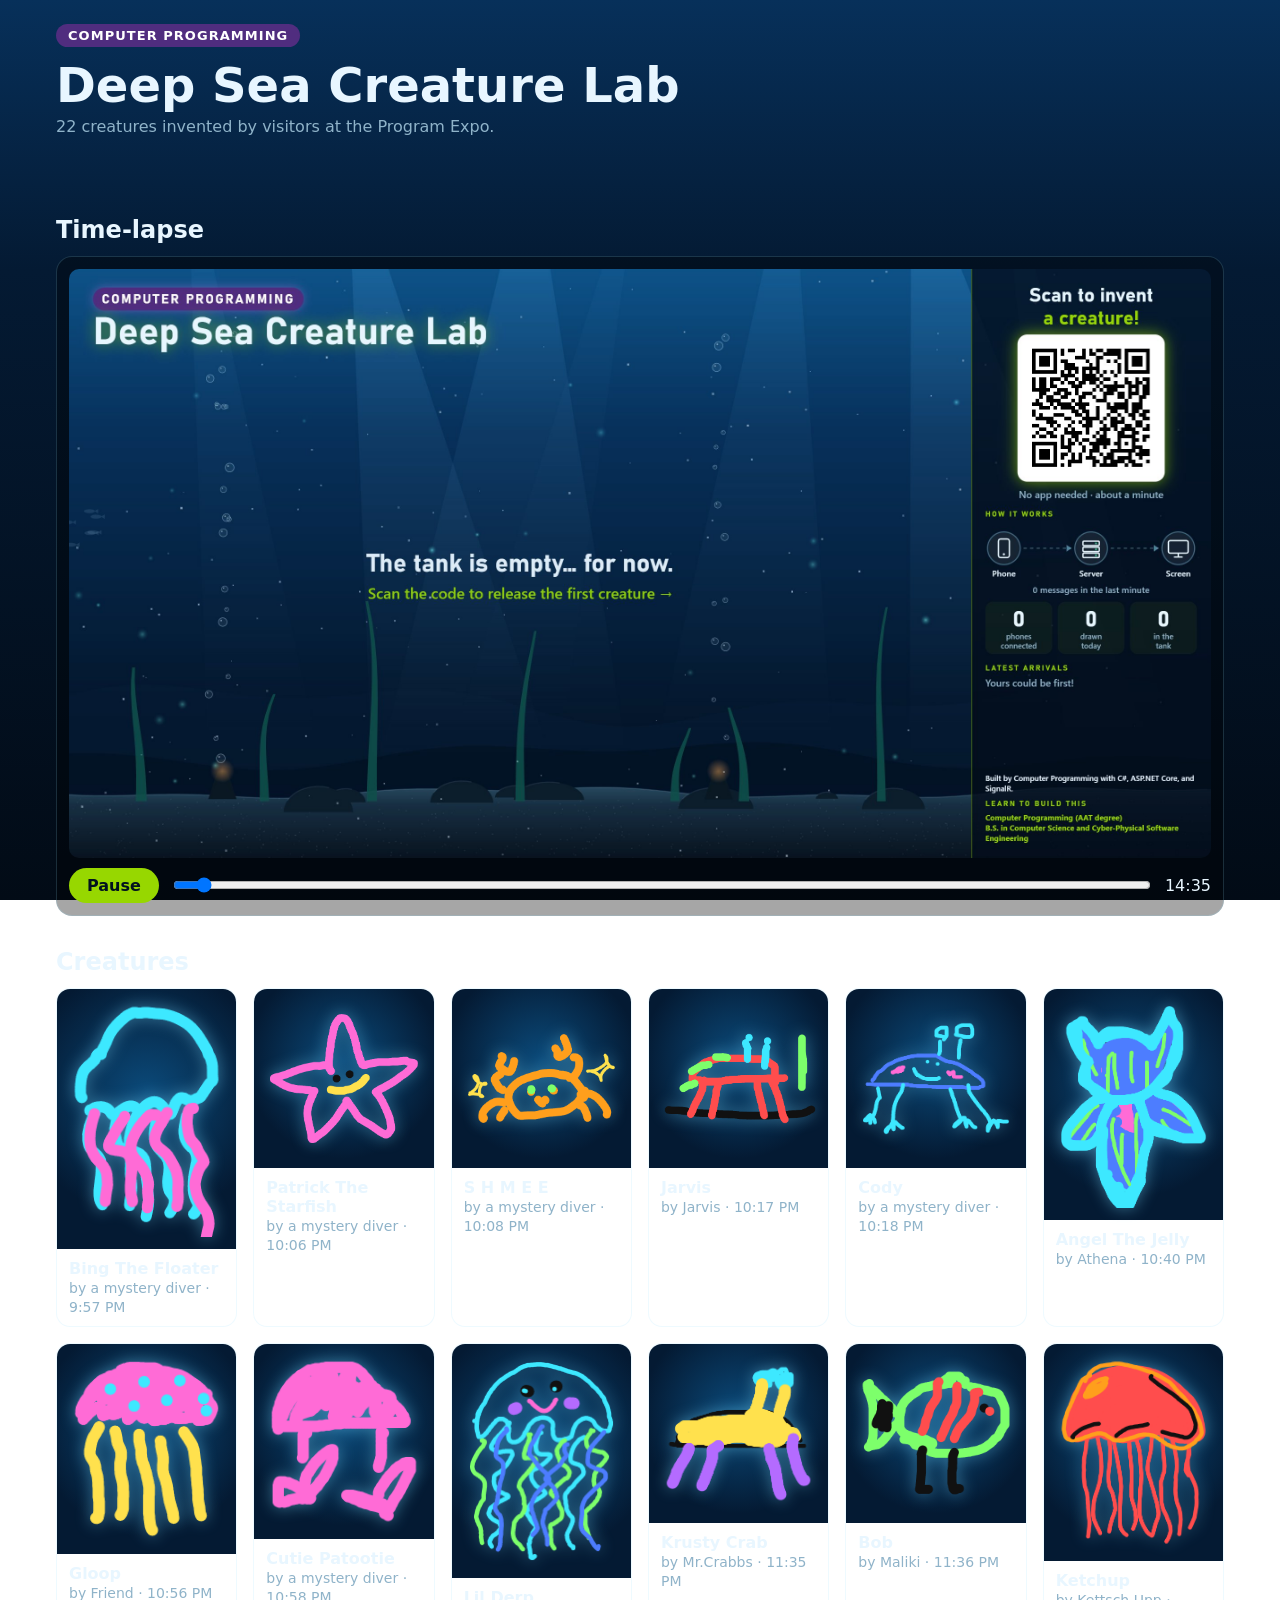
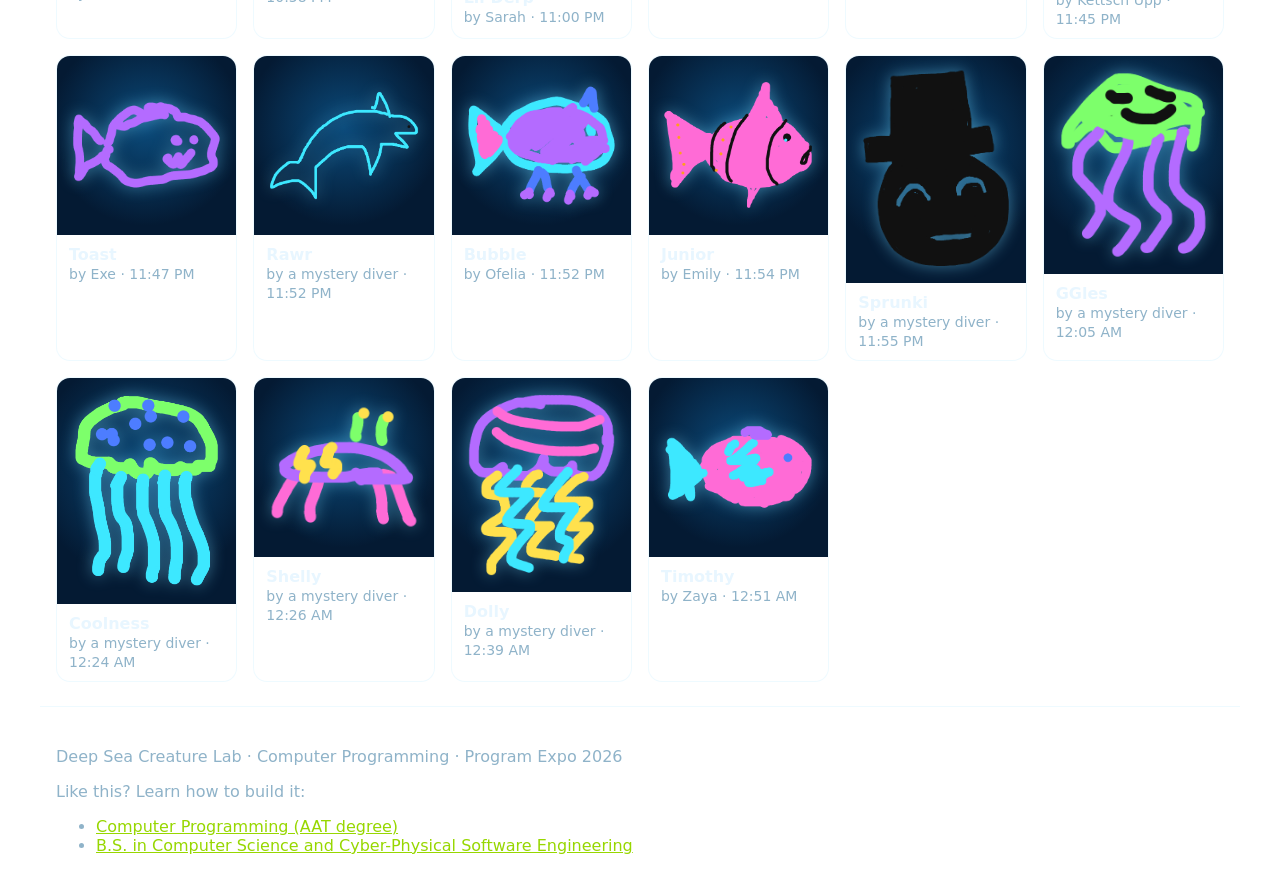
<file: docs/gallery/index.html>
<!doctype html>
<html lang="en">
<head>
<meta charset="utf-8">
<meta name="viewport" content="width=device-width, initial-scale=1">
<title>Deep Sea Creature Lab · Gallery</title>
<style>
  :root { --abyss:#020b16; --deep:#041a33; --glow:#97d700; --purple:#502d7f; --text:#e8f6ff; --muted:#8fb3c9; }
  * { box-sizing: border-box; }
  body { margin:0; font-family: system-ui, -apple-system, "Segoe UI", Roboto, sans-serif; color:var(--text);
         background: linear-gradient(#07305a, var(--deep) 30%, var(--abyss)); background-attachment: fixed; min-height:100vh; }
  header, main, footer { max-width: 1200px; margin: 0 auto; padding: 24px 16px; }
  .badge { display:inline-block; background:var(--purple); color:#fff; font-weight:700; letter-spacing:.08em;
           padding:4px 12px; border-radius:999px; font-size:13px; }
  h1 { font-size: clamp(28px, 5vw, 48px); margin: 10px 0 4px; }
  h2 { margin: 32px 0 12px; }
  .sub { color: var(--muted); margin: 0; }
  .player { background: rgba(0,0,0,.35); border:1px solid rgba(140,220,255,.18); border-radius: 16px; padding: 12px; }
  .player img { width:100%; display:block; border-radius: 10px; background:#000; }
  .controls { display:flex; gap:12px; align-items:center; margin-top:10px; flex-wrap: wrap; }
  .controls input[type=range] { flex:1; min-width: 160px; }
  button { font: inherit; background: var(--glow); color:#02121f; border:0; border-radius: 999px; padding: 8px 18px; font-weight:700; cursor:pointer; }
  .grid { display:grid; grid-template-columns: repeat(auto-fill, minmax(180px, 1fr)); gap: 16px; }
  figure { margin:0; background: rgba(255,255,255,.05); border:1px solid rgba(140,220,255,.15); border-radius: 14px; overflow:hidden; }
  figure .art { aspect-ratio: 1; display:grid; place-items:center; padding: 12px;
                background: radial-gradient(circle at 50% 40%, #0b4a7a, #041a33 70%); }
  figure img { max-width:100%; max-height:100%; filter: drop-shadow(0 0 8px rgba(120,220,255,.45)); }
  figcaption { padding: 10px 12px; }
  figcaption strong { display:block; overflow-wrap:anywhere; }
  figcaption span { color: var(--muted); font-size: 14px; }
  footer { color: var(--muted); border-top: 1px solid rgba(140,220,255,.15); }
  footer a { color: var(--glow); }
  .empty { color: var(--muted); }
</style>
</head>
<body>
<header>
  <span class="badge">COMPUTER PROGRAMMING</span>
  <h1>Deep Sea Creature Lab</h1>
  <p class="sub" id="summary"></p>
</header>
<main>
  <section id="timelapse" hidden>
    <h2>Time-lapse</h2>
    <div class="player">
      <img id="frame" alt="Snapshot of the tank">
      <div class="controls">
        <button id="play" type="button">Pause</button>
        <input id="scrub" type="range" min="0" value="0" aria-label="Snapshot">
        <span id="frame-label"></span>
      </div>
    </div>
  </section>
  <section>
    <h2>Creatures</h2>
    <div class="grid" id="grid"></div>
  </section>
</main>
<footer>
  <p>Deep Sea Creature Lab · Computer Programming · Program Expo 2026</p>
  <p>Like this? Learn how to build it:</p>
  <ul id="programs"></ul>
</footer>
<script id="data" type="application/json">{"creatures":[{"file":"creatures/20261028-145711-bing-the-floater-by-a-mystery-diver.png","creatureName":"Bing The Floater","artistName":null,"artistDisplay":"a mystery diver","habitat":"floater","createdAt":"2026-10-28T21:57:11.9561078+00:00","approvedAt":"2026-10-28T21:57:18.5809052+00:00"},{"file":"creatures/20261028-150627-patrick-the-starfish-by-a-mystery-diver.png","creatureName":"Patrick The Starfish","artistName":null,"artistDisplay":"a mystery diver","habitat":"swimmer","createdAt":"2026-10-28T22:06:27.2896882+00:00","approvedAt":"2026-10-28T22:06:36.4790858+00:00"},{"file":"creatures/20261028-150852-s-h-m-e-e-by-a-mystery-diver.png","creatureName":"S H M E E","artistName":null,"artistDisplay":"a mystery diver","habitat":"bottomCrawler","createdAt":"2026-10-28T22:08:52.6559817+00:00","approvedAt":"2026-10-28T22:08:57.5281392+00:00"},{"file":"creatures/20261028-151716-jarvis-by-jarvis.png","creatureName":"Jarvis","artistName":"Jarvis","artistDisplay":"Jarvis","habitat":"bottomCrawler","createdAt":"2026-10-28T22:17:16.1268185+00:00","approvedAt":"2026-10-28T22:17:56.7627703+00:00"},{"file":"creatures/20261028-151846-cody-by-a-mystery-diver.png","creatureName":"Cody","artistName":null,"artistDisplay":"a mystery diver","habitat":"bottomCrawler","createdAt":"2026-10-28T22:18:46.785394+00:00","approvedAt":"2026-10-28T22:18:51.3607951+00:00"},{"file":"creatures/20261028-154053-angel-the-jelly-by-athena.png","creatureName":"Angel The Jelly","artistName":"Athena","artistDisplay":"Athena","habitat":"floater","createdAt":"2026-10-28T22:40:53.0764889+00:00","approvedAt":"2026-10-28T22:40:56.2392011+00:00"},{"file":"creatures/20261028-155614-gloop-by-friend.png","creatureName":"Gloop","artistName":"Friend","artistDisplay":"Friend","habitat":"floater","createdAt":"2026-10-28T22:56:14.8147819+00:00","approvedAt":"2026-10-28T22:56:19.4693283+00:00"},{"file":"creatures/20261028-155804-cutie-patootie-by-a-mystery-diver.png","creatureName":"Cutie Patootie","artistName":null,"artistDisplay":"a mystery diver","habitat":"floater","createdAt":"2026-10-28T22:58:04.8323353+00:00","approvedAt":"2026-10-28T22:58:16.2499172+00:00"},{"file":"creatures/20261028-160053-lil-derp-by-sarah.png","creatureName":"Lil Derp","artistName":"Sarah","artistDisplay":"Sarah","habitat":"floater","createdAt":"2026-10-28T23:00:53.2381369+00:00","approvedAt":"2026-10-28T23:03:34.4246162+00:00"},{"file":"creatures/20261028-163510-krusty-crab-by-mr-crabbs.png","creatureName":"Krusty Crab","artistName":"Mr.Crabbs","artistDisplay":"Mr.Crabbs","habitat":"bottomCrawler","createdAt":"2026-10-28T23:35:10.0984757+00:00","approvedAt":"2026-10-28T23:35:10.0984768+00:00"},{"file":"creatures/20261028-163617-bob-by-maliki.png","creatureName":"Bob","artistName":"Maliki","artistDisplay":"Maliki","habitat":"swimmer","createdAt":"2026-10-28T23:36:17.0413572+00:00","approvedAt":"2026-10-28T23:36:17.0413584+00:00"},{"file":"creatures/20261028-164551-ketchup-by-kettsch-upp.png","creatureName":"Ketchup","artistName":"Kettsch Upp","artistDisplay":"Kettsch Upp","habitat":"floater","createdAt":"2026-10-28T23:45:51.0658215+00:00","approvedAt":"2026-10-28T23:45:51.0658224+00:00"},{"file":"creatures/20261028-164715-toast-by-exe.png","creatureName":"Toast","artistName":"Exe","artistDisplay":"Exe","habitat":"swimmer","createdAt":"2026-10-28T23:47:15.2487737+00:00","approvedAt":"2026-10-28T23:47:15.2487749+00:00"},{"file":"creatures/20261028-165218-rawr-by-a-mystery-diver.png","creatureName":"Rawr","artistName":null,"artistDisplay":"a mystery diver","habitat":"swimmer","createdAt":"2026-10-28T23:52:18.0523453+00:00","approvedAt":"2026-10-28T23:52:18.0523466+00:00"},{"file":"creatures/20261028-165235-bubble-by-ofelia.png","creatureName":"Bubble","artistName":"Ofelia","artistDisplay":"Ofelia","habitat":"swimmer","createdAt":"2026-10-28T23:52:35.2170364+00:00","approvedAt":"2026-10-28T23:52:35.2170377+00:00"},{"file":"creatures/20261028-165407-junior-by-emily.png","creatureName":"Junior","artistName":"Emily","artistDisplay":"Emily","habitat":"swimmer","createdAt":"2026-10-28T23:54:07.0378272+00:00","approvedAt":"2026-10-28T23:54:07.0378283+00:00"},{"file":"creatures/20261028-165518-sprunki-by-a-mystery-diver.png","creatureName":"Sprunki","artistName":null,"artistDisplay":"a mystery diver","habitat":"swimmer","createdAt":"2026-10-28T23:55:18.5804673+00:00","approvedAt":"2026-10-28T23:55:18.5804698+00:00"},{"file":"creatures/20261028-170533-ggles-by-a-mystery-diver.png","creatureName":"GGles","artistName":null,"artistDisplay":"a mystery diver","habitat":"floater","createdAt":"2026-10-29T00:05:33.8051135+00:00","approvedAt":"2026-10-29T00:05:33.8051147+00:00"},{"file":"creatures/20261028-172457-coolness-by-a-mystery-diver.png","creatureName":"Coolness","artistName":null,"artistDisplay":"a mystery diver","habitat":"floater","createdAt":"2026-10-29T00:24:57.4262344+00:00","approvedAt":"2026-10-29T00:24:57.4262355+00:00"},{"file":"creatures/20261028-172607-shelly-by-a-mystery-diver.png","creatureName":"Shelly","artistName":null,"artistDisplay":"a mystery diver","habitat":"bottomCrawler","createdAt":"2026-10-29T00:26:07.4485408+00:00","approvedAt":"2026-10-29T00:26:07.4485418+00:00"},{"file":"creatures/20261028-173933-dolly-by-a-mystery-diver.png","creatureName":"Dolly","artistName":null,"artistDisplay":"a mystery diver","habitat":"floater","createdAt":"2026-10-29T00:39:33.5492699+00:00","approvedAt":"2026-10-29T00:39:33.5492712+00:00"},{"file":"creatures/20261028-175131-timothy-by-zaya.png","creatureName":"Timothy","artistName":"Zaya","artistDisplay":"Zaya","habitat":"swimmer","createdAt":"2026-10-29T00:51:31.1556323+00:00","approvedAt":"2026-10-29T00:51:31.1556335+00:00"}],"snapshots":["snapshots/20261028-143014.jpg","snapshots/20261028-143514.jpg","snapshots/20261028-144014.jpg","snapshots/20261028-144514.jpg","snapshots/20261028-145014.jpg","snapshots/20261028-145515.jpg","snapshots/20261028-150014.jpg","snapshots/20261028-150514.jpg","snapshots/20261028-151014.jpg","snapshots/20261028-151514.jpg","snapshots/20261028-152014.jpg","snapshots/20261028-152514.jpg","snapshots/20261028-153014.jpg","snapshots/20261028-153514.jpg","snapshots/20261028-154014.jpg","snapshots/20261028-154514.jpg","snapshots/20261028-155014.jpg","snapshots/20261028-155514.jpg","snapshots/20261028-160014.jpg","snapshots/20261028-160514.jpg","snapshots/20261028-161014.jpg","snapshots/20261028-161514.jpg","snapshots/20261028-162014.jpg","snapshots/20261028-162514.jpg","snapshots/20261028-163014.jpg","snapshots/20261028-163514.jpg","snapshots/20261028-164014.jpg","snapshots/20261028-164514.jpg","snapshots/20261028-165014.jpg","snapshots/20261028-165514.jpg","snapshots/20261028-170014.jpg","snapshots/20261028-170514.jpg","snapshots/20261028-171014.jpg","snapshots/20261028-171514.jpg","snapshots/20261028-172014.jpg","snapshots/20261028-172514.jpg","snapshots/20261028-173014.jpg","snapshots/20261028-173514.jpg","snapshots/20261028-174014.jpg","snapshots/20261028-174514.jpg","snapshots/20261028-175014.jpg","snapshots/20261028-175514.jpg","snapshots/20261028-180014.jpg"],"programs":[{"label":"Computer Programming (AAT degree)","url":"https://www.cptc.edu/programs/computer-programming"},{"label":"B.S. in Computer Science and Cyber-Physical Software Engineering","url":"https://www.cptc.edu/programs/BSCompSci"}]}</script>
<script>
  const data = JSON.parse(document.getElementById("data").textContent);
  const fmt = new Intl.DateTimeFormat(undefined, { hour: "numeric", minute: "2-digit" });

  document.getElementById("summary").textContent =
    `${data.creatures.length} creatures invented by visitors at the Program Expo.`;

  const grid = document.getElementById("grid");
  if (data.creatures.length === 0) {
    grid.innerHTML = '<p class="empty">No creatures yet.</p>';
  }
  for (const c of data.creatures) {
    const fig = document.createElement("figure");
    const art = document.createElement("div");
    art.className = "art";
    const img = document.createElement("img");
    img.src = c.file;
    img.alt = c.creatureName;
    img.loading = "lazy";
    art.append(img);
    const cap = document.createElement("figcaption");
    const name = document.createElement("strong");
    name.textContent = c.creatureName;
    const by = document.createElement("span");
    by.textContent = `by ${c.artistDisplay} · ${fmt.format(new Date(c.createdAt))}`;
    cap.append(name, by);
    fig.append(art, cap);
    grid.append(fig);
  }

  const list = document.getElementById("programs");
  for (const p of data.programs) {
    if (!/^https?:\/\//i.test(p.url)) continue;
    const li = document.createElement("li");
    const a = document.createElement("a");
    a.href = p.url;
    a.textContent = p.label;
    a.target = "_blank";
    a.rel = "noopener";
    li.append(a);
    list.append(li);
  }

  if (data.snapshots.length > 0) {
    document.getElementById("timelapse").hidden = false;
    const frame = document.getElementById("frame");
    const scrub = document.getElementById("scrub");
    const label = document.getElementById("frame-label");
    const play = document.getElementById("play");
    scrub.max = data.snapshots.length - 1;
    let index = 0, timer = null;

    const show = (i) => {
      index = i;
      scrub.value = i;
      frame.src = data.snapshots[i];
      const m = data.snapshots[i].match(/(\d{4})(\d{2})(\d{2})-(\d{2})(\d{2})(\d{2})/);
      label.textContent = m ? `${m[4]}:${m[5]}` : `${i + 1} / ${data.snapshots.length}`;
    };
    const start = () => { timer = setInterval(() => show((index + 1) % data.snapshots.length), 700); play.textContent = "Pause"; };
    const stop = () => { clearInterval(timer); timer = null; play.textContent = "Play"; };

    play.addEventListener("click", () => (timer ? stop() : start()));
    scrub.addEventListener("input", () => { stop(); show(Number(scrub.value)); });
    show(0);
    start();
  }
</script>
</body>
</html>
</file>
